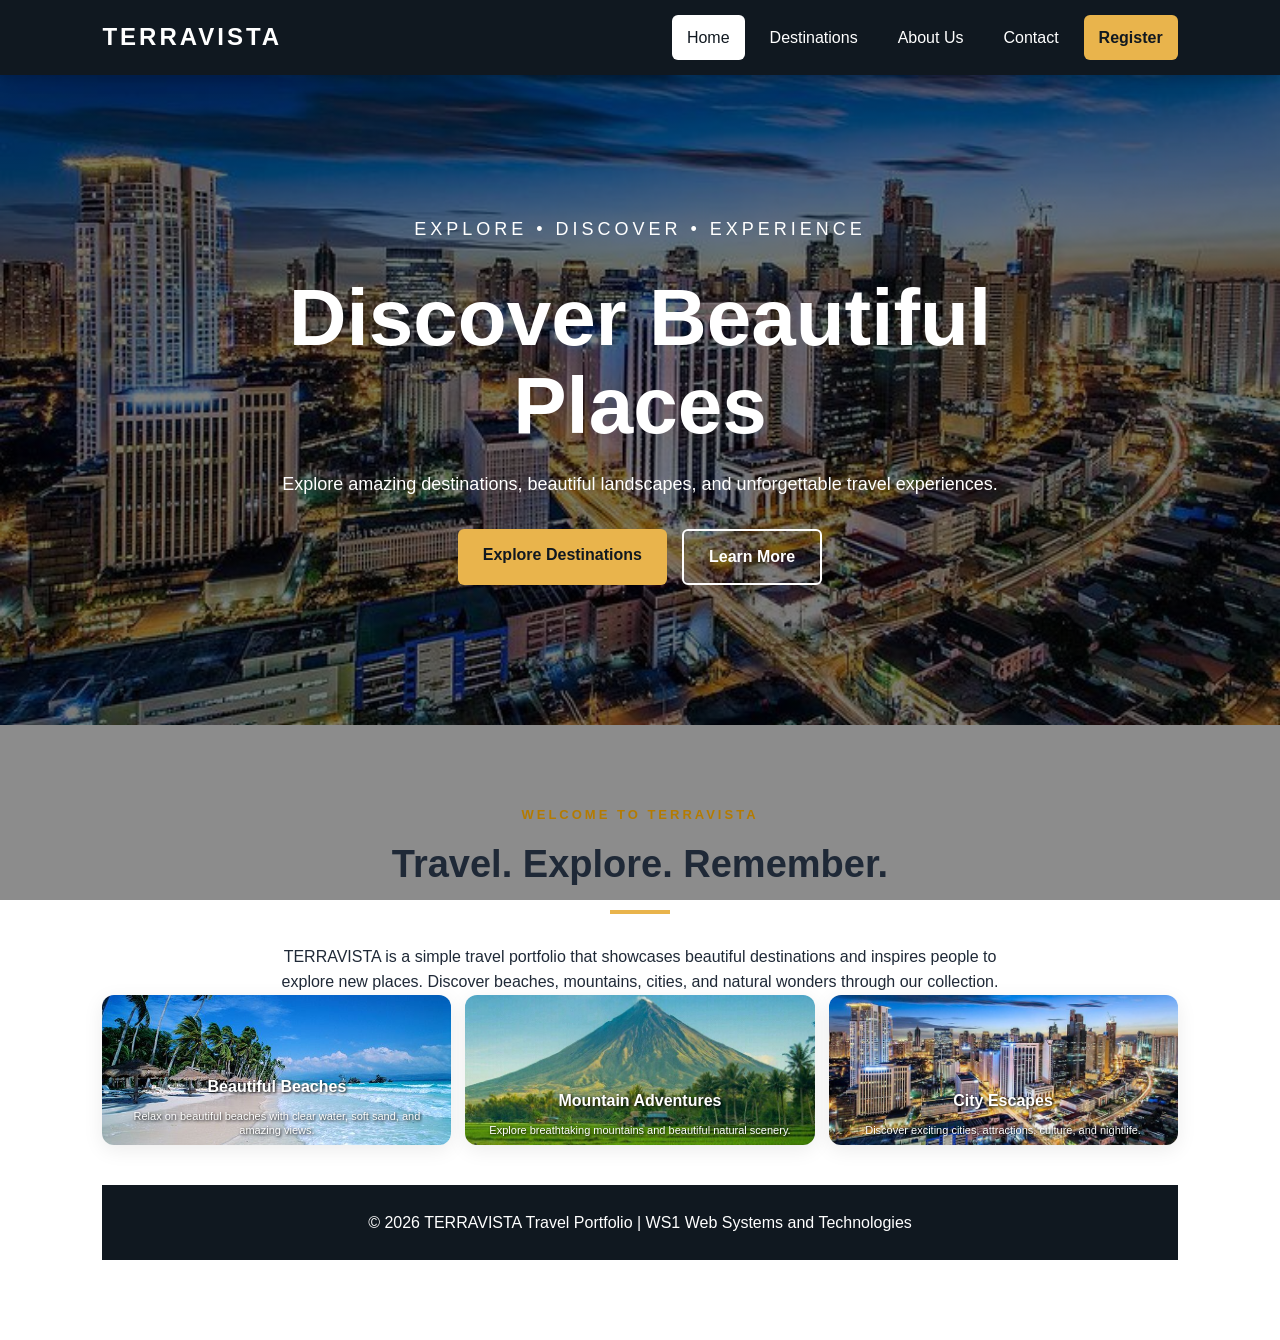
<file: index.html>
<!DOCTYPE html>
<html lang="en">

<head>
    <meta charset="UTF-8">
    <meta name="viewport" content="width=device-width, initial-scale=1.0">

    <script src="script.js"></script>

    <title>Wanderlust | Travel & Destinations</title>

    <link rel="stylesheet" href="style.css">

    <script>
        function welcomeMessage() {
            alert("Welcome to WS1 – Web Systems and Technologies. This course covers various web design concepts and techniques that will allow students to design, build and create effective, interactive, and dynamic web applications programs.");
        }
    </script>
</head>

<body onload="welcomeMessage()">

</body>
    <header class="site-header">

        <nav class="navbar">

            <div class="logo">
                TERRAVISTA
            </div>

            <div class="nav-links">
                <a href="index.html" class="active">Home</a>
                <a href="portfolio.html">Destinations</a>
                <a href="about.html">About Us</a>
                <a href="contact.html">Contact</a>
                <a href="register.html" class="nav-button">Register</a>
            </div>

        </nav>

        <div class="hero">

            <div class="hero-content">

                <p class="small-title">EXPLORE • DISCOVER • EXPERIENCE</p>

                <h1>Discover Beautiful Places</h1>

                <p>
                    Explore amazing destinations, beautiful landscapes,
                    and unforgettable travel experiences.
                </p>

                <div class="hero-buttons">
                    <a href="portfolio.html" class="button primary">
                        Explore Destinations
                    </a>

                    <a href="about.html" class="button secondary">
                        Learn More
                    </a>
                </div>

            </div>

        </div>

    </header>


    <main>

        <section class="welcome-section">

            <div class="section-title">
                <p>WELCOME TO TERRAVISTA</p>

                <h2>Travel. Explore. Remember.</h2>

                <div class="title-line"></div>
            </div>

            <p class="intro-text">
                TERRAVISTA is a simple travel portfolio that showcases
                beautiful destinations and inspires people to explore
                new places. Discover beaches, mountains, cities, and
                natural wonders through our collection.
            </p>

   <div class="features">

    <div class="feature-card">
        <img src="beach.jpg" alt="Beautiful Beaches">
        <div class="feature-content">
            <h3>Beautiful Beaches</h3>
            <p>Relax on beautiful beaches with clear water, soft sand, and amazing views.</p>
        </div>
    </div>

    <div class="feature-card">
        <img src="mayon.jpg" alt="Mountain Adventures">
        <div class="feature-content">
            <h3>Mountain Adventures</h3>
            <p>Explore breathtaking mountains and beautiful natural scenery.</p>
        </div>
    </div>

    <div class="feature-card">
        <img src="city.jpg" alt="City Escapes">
        <div class="feature-content">
            <h3>City Escapes</h3>
            <p>Discover exciting cities, attractions, culture, and nightlife.</p>
        </div>
    </div>

</div>

</div>
    <footer>
        <p>© 2026 TERRAVISTA Travel Portfolio | WS1 Web Systems and Technologies</p>
    </footer>

</body>
</html>
</file>
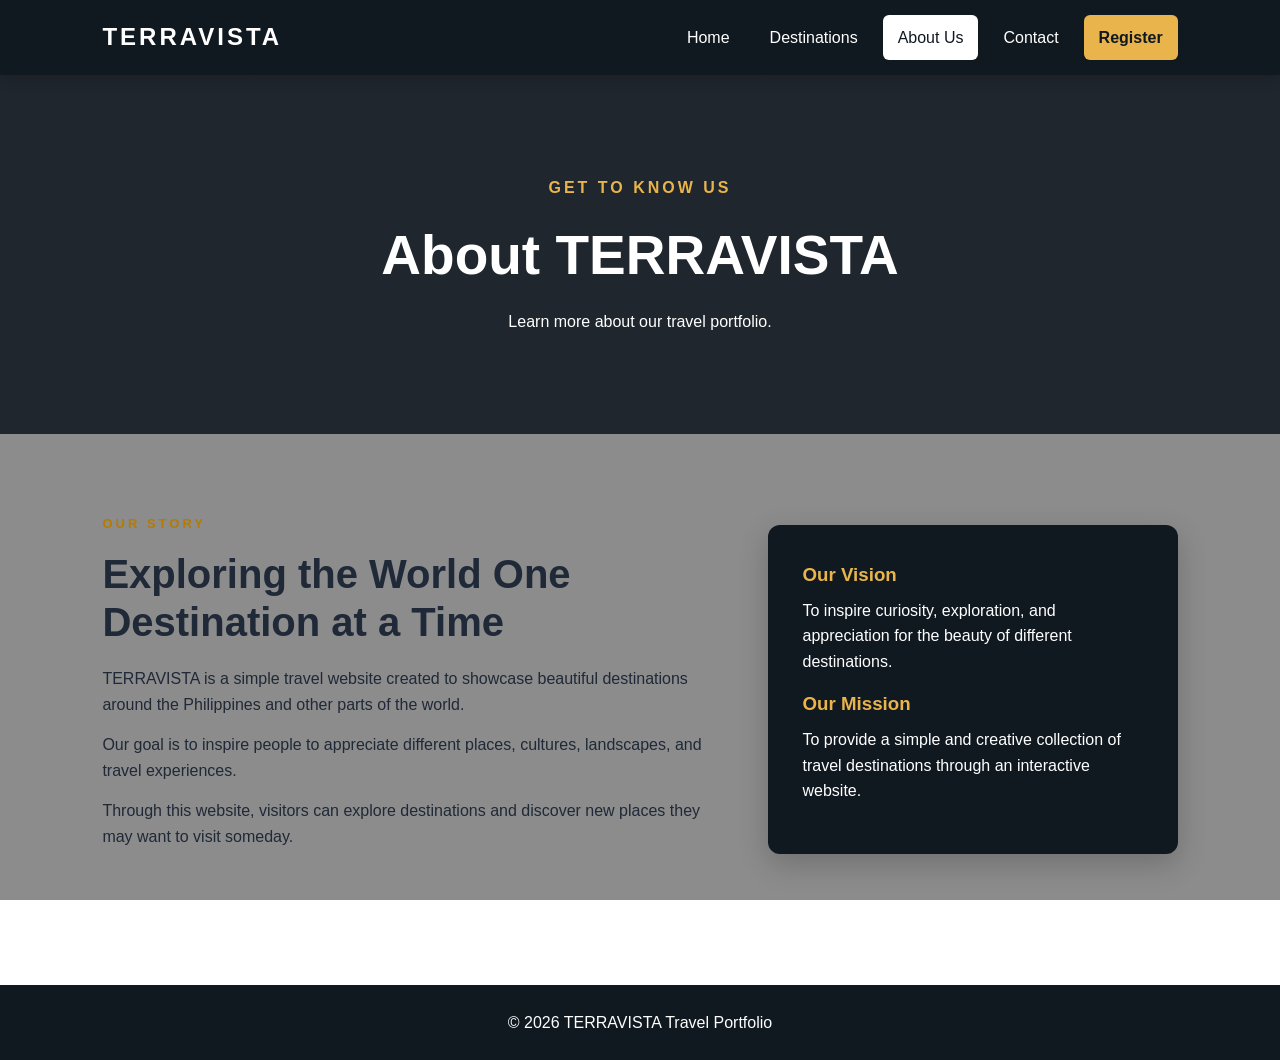
<file: about.html>
<!DOCTYPE html>
<html lang="en">

<head>
    <meta charset="UTF-8">
    <meta name="viewport" content="width=device-width, initial-scale=1.0">

    <title>TERRAVISTA | About Us</title>

    <link rel="stylesheet" href="style.css">
</head>

<body>

    <nav class="navbar">

        <div class="logo">TERRAVISTA</div>

        <div class="nav-links">
            <a href="index.html">Home</a>
            <a href="portfolio.html">Destinations</a>
            <a href="about.html" class="active">About Us</a>
            <a href="contact.html">Contact</a>
            <a href="register.html" class="nav-button">Register</a>
        </div>

    </nav>


    <main>

        <section class="page-banner">

            <p>GET TO KNOW US</p>

            <h1>About TERRAVISTA</h1>

            <p>
                Learn more about our travel portfolio.
            </p>

        </section>


        <section class="about-section">

            <div class="about-content">

                <div>

                    <p class="section-label">OUR STORY</p>

                    <h2>Exploring the World One Destination at a Time</h2>

                    <p>
                        TERRAVISTA is a simple travel website created
                        to showcase beautiful destinations around the
                        Philippines and other parts of the world.
                    </p>

                    <p>
                        Our goal is to inspire people to appreciate
                        different places, cultures, landscapes, and
                        travel experiences.
                    </p>

                    <p>
                        Through this website, visitors can explore
                        destinations and discover new places they may
                        want to visit someday.
                    </p>

                </div>


                <div class="about-box">

                    <h3>Our Vision</h3>

                    <p>
                        To inspire curiosity, exploration, and
                        appreciation for the beauty of different
                        destinations.
                    </p>

                    <h3>Our Mission</h3>

                    <p>
                        To provide a simple and creative collection
                        of travel destinations through an interactive
                        website.
                    </p>

                </div>

            </div>

        </section>

    </main>


    <footer>
        <p>© 2026 TERRAVISTA Travel Portfolio</p>
    </footer>

</body>
</html>
</file>
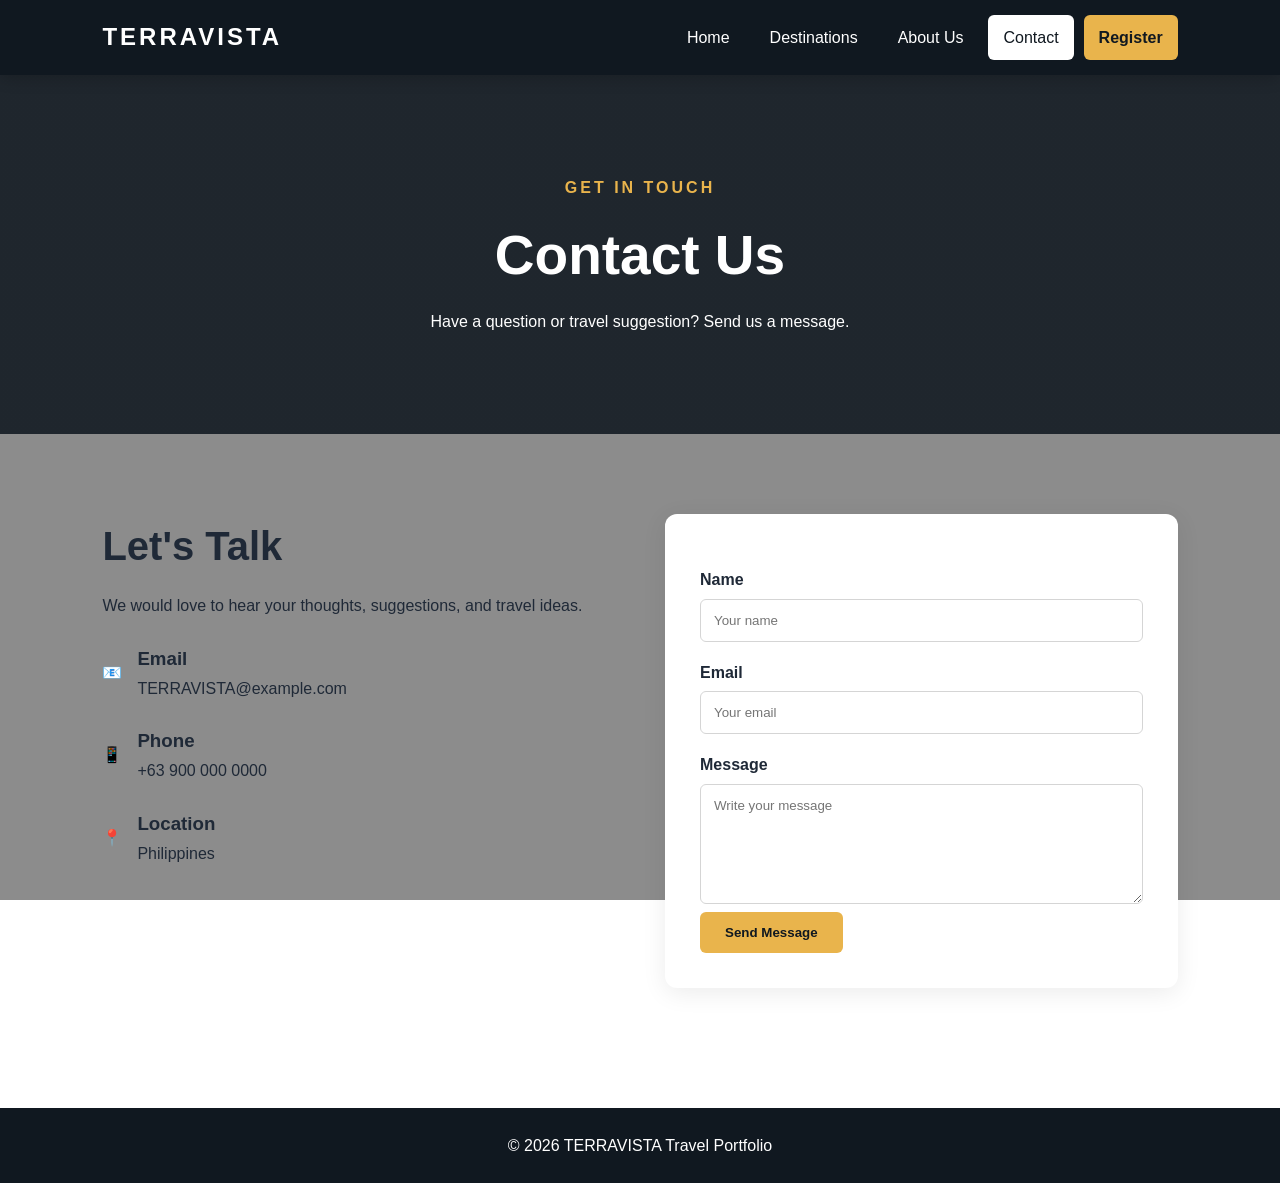
<file: contact.html>
<!DOCTYPE html>
<html lang="en">

<head>
    <meta charset="UTF-8">
    <meta name="viewport" content="width=device-width, initial-scale=1.0">

    <title>TERRAVISTA | Contact Us</title>

    <link rel="stylesheet" href="style.css">
</head>

<body>

    <nav class="navbar">

        <div class="logo">TERRAVISTA</div>

        <div class="nav-links">
            <a href="index.html">Home</a>
            <a href="portfolio.html">Destinations</a>
            <a href="about.html">About Us</a>
            <a href="contact.html" class="active">Contact</a>
            <a href="register.html" class="nav-button">Register</a>
        </div>

    </nav>


    <main>

        <section class="page-banner">

            <p>GET IN TOUCH</p>

            <h1>Contact Us</h1>

            <p>
                Have a question or travel suggestion?
                Send us a message.
            </p>

        </section>


        <section class="contact-section">

            <div class="contact-container">

                <div class="contact-info">

                    <h2>Let's Talk</h2>

                    <p>
                        We would love to hear your thoughts,
                        suggestions, and travel ideas.
                    </p>

                    <div class="contact-item">
                        📧
                        <div>
                            <h3>Email</h3>
                            <p>TERRAVISTA@example.com</p>
                        </div>
                    </div>

                    <div class="contact-item">
                        📱
                        <div>
                            <h3>Phone</h3>
                            <p>+63 900 000 0000</p>
                        </div>
                    </div>

                    <div class="contact-item">
                        📍
                        <div>
                            <h3>Location</h3>
                            <p>Philippines</p>
                        </div>
                    </div>

                </div>


                <form class="contact-form">

                    <label>Name</label>
                    <input type="text" placeholder="Your name">

                    <label>Email</label>
                    <input type="email" placeholder="Your email">

                    <label>Message</label>
                    <textarea placeholder="Write your message"></textarea>

                    <button type="submit" class="button primary">
                        Send Message
                    </button>

                </form>

            </div>

        </section>

    </main>


    <footer>
        <p>© 2026 TERRAVISTA Travel Portfolio</p>
    </footer>

</body>
</html>
</file>
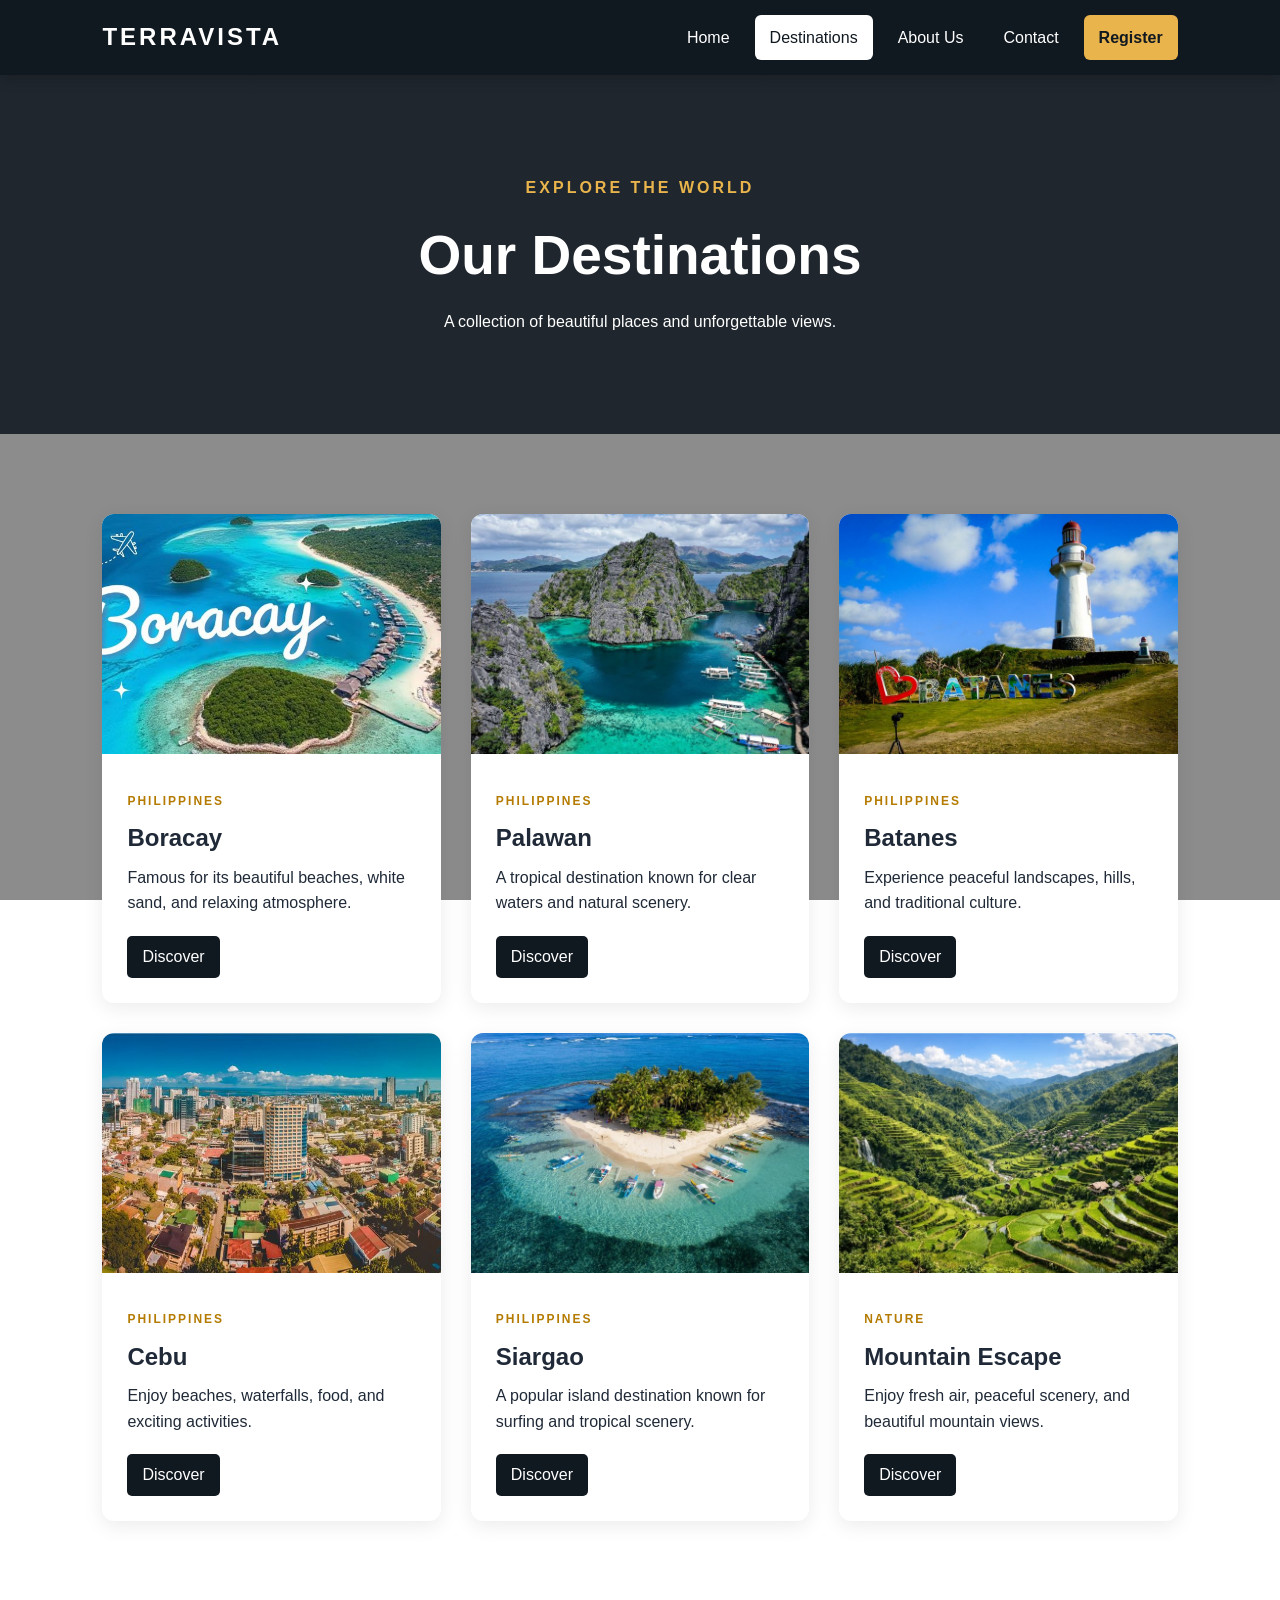
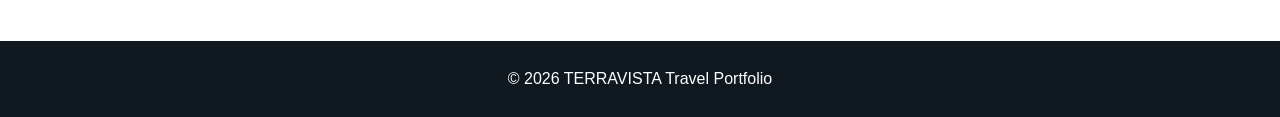
<file: portfolio.html>
<!DOCTYPE html>
<html lang="en">

<head>
    <meta charset="UTF-8">
    <meta name="viewport" content="width=device-width, initial-scale=1.0">

    <title>TERRAVISTA | Destinations</title>

    <link rel="stylesheet" href="style.css">
</head>

<body>

    <nav class="navbar">

        <div class="logo">
            TERRAVISTA
        </div>

        <div class="nav-links">
            <a href="index.html">Home</a>
            <a href="portfolio.html" class="active">Destinations</a>
            <a href="about.html">About Us</a>
            <a href="contact.html">Contact</a>
            <a href="register.html" class="nav-button">Register</a>
        </div>

    </nav>


    <main>

        <section class="page-banner">

            <p>EXPLORE THE WORLD</p>

            <h1>Our Destinations</h1>

            <p>
                A collection of beautiful places and unforgettable views.
            </p>

        </section>


        <section class="gallery-section">

            <div class="gallery">

                <div class="destination-card">

                    <img src="boracay.jpg" alt="Boracay Beach">

                    <div class="card-content">
                        <span>PHILIPPINES</span>
                        <h2>Boracay</h2>
                        <p>
                            Famous for its beautiful beaches,
                            white sand, and relaxing atmosphere.
                        </p>

                        <a href="contact.html" class="small-button">
                            Discover
                        </a>
                    </div>

                </div>


                <div class="destination-card">

                    <img src="palawan.jpg" alt="Palawan">

                    <div class="card-content">
                        <span>PHILIPPINES</span>
                        <h2>Palawan</h2>
                        <p>
                            A tropical destination known for
                            clear waters and natural scenery.
                        </p>

                        <a href="contact.html" class="small-button">
                            Discover
                        </a>
                    </div>

                </div>


                <div class="destination-card">

                    <img src="batanes.jpg" alt="Batanes">

                    <div class="card-content">
                        <span>PHILIPPINES</span>
                        <h2>Batanes</h2>
                        <p>
                            Experience peaceful landscapes,
                            hills, and traditional culture.
                        </p>

                        <a href="contact.html" class="small-button">
                            Discover
                        </a>
                    </div>

                </div>


                <div class="destination-card">

                    <img src="cebu.jpg" alt="Cebu">

                    <div class="card-content">
                        <span>PHILIPPINES</span>
                        <h2>Cebu</h2>
                        <p>
                            Enjoy beaches, waterfalls,
                            food, and exciting activities.
                        </p>

                        <a href="contact.html" class="small-button">
                            Discover
                        </a>
                    </div>

                </div>


                <div class="destination-card">

                    <img src="siargao.jpg" alt="Siargao">

                    <div class="card-content">
                        <span>PHILIPPINES</span>
                        <h2>Siargao</h2>
                        <p>
                            A popular island destination known
                            for surfing and tropical scenery.
                        </p>

                        <a href="contact.html" class="small-button">
                            Discover
                        </a>
                    </div>

                </div>


                <div class="destination-card">

                    <img src="mountain.jpg" alt="Mountain Landscape">

                    <div class="card-content">
                        <span>NATURE</span>
                        <h2>Mountain Escape</h2>
                        <p>
                            Enjoy fresh air, peaceful scenery,
                            and beautiful mountain views.
                        </p>

                        <a href="contact.html" class="small-button">
                            Discover
                        </a>
                    </div>

                </div>

            </div>

        </section>

    </main>


    <footer>
        <p>© 2026 TERRAVISTA Travel Portfolio</p>
    </footer>

</body>
</html>
</file>
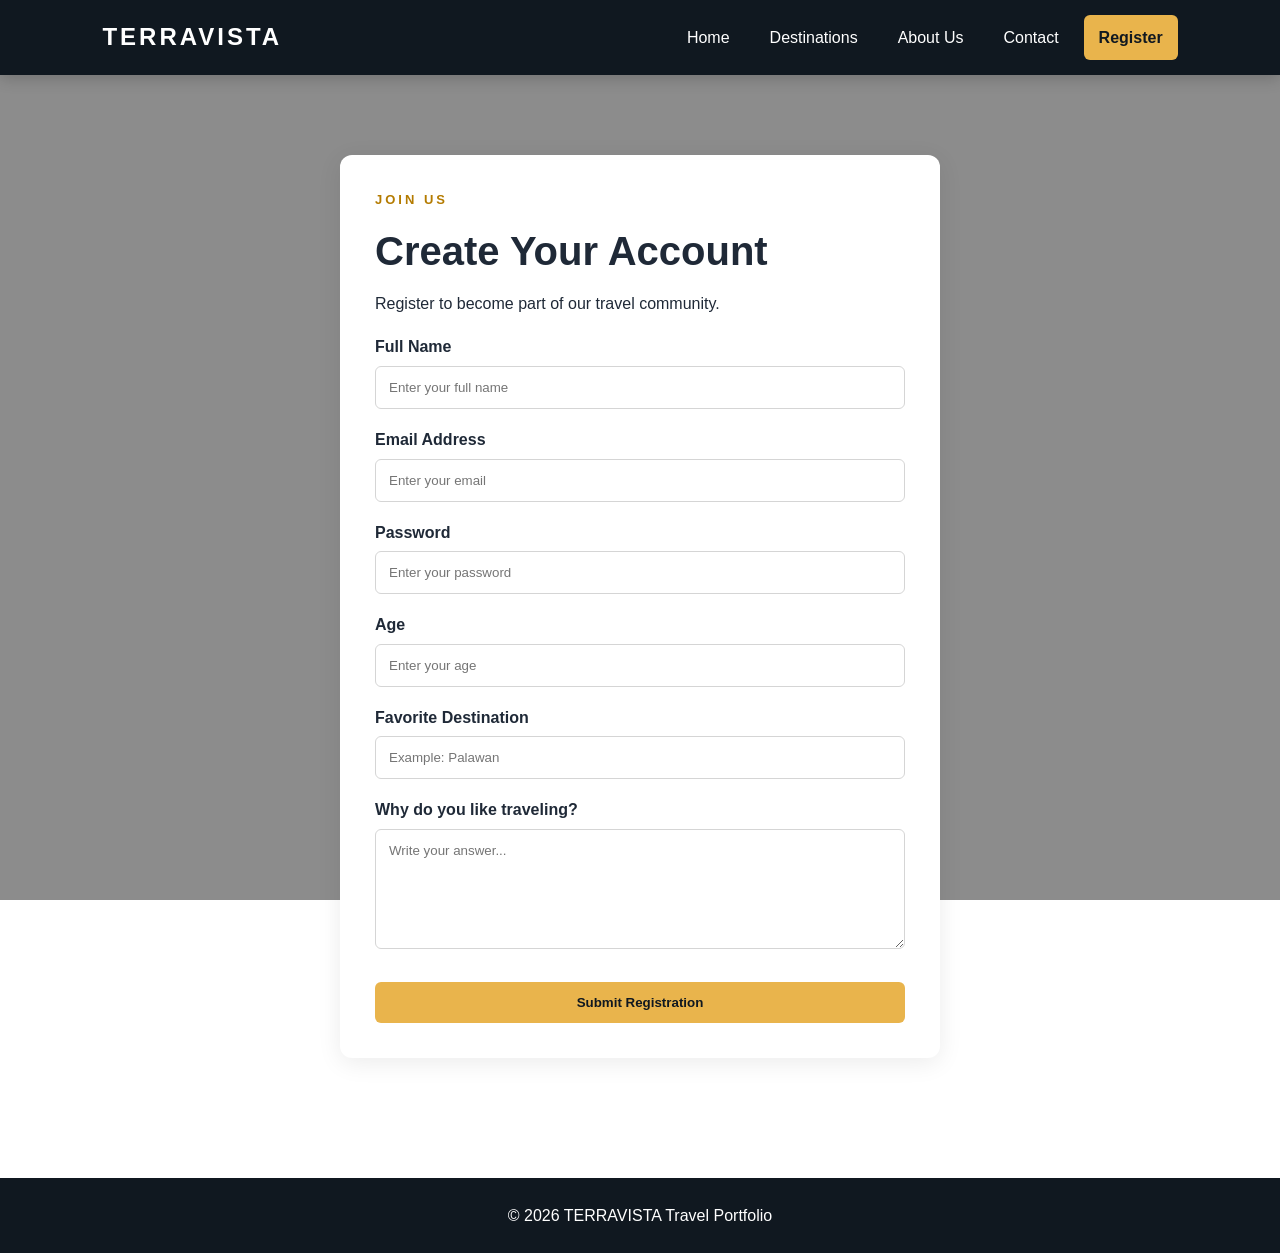
<file: register.html>
<!DOCTYPE html>
<html lang="en">

<head>
    <meta charset="UTF-8">
    <meta name="viewport" content="width=device-width, initial-scale=1.0">

    <title>TERRAVISTA | Registration</title>

    <link rel="stylesheet" href="style.css">
</head>

<body>

    <nav class="navbar">

        <div class="logo">TERRAVISTA</div>

        <div class="nav-links">
            <a href="index.html">Home</a>
            <a href="portfolio.html">Destinations</a>
            <a href="about.html">About Us</a>
            <a href="contact.html">Contact</a>
            <a href="register.html" class="nav-button active-button">
                Register
            </a>
        </div>

    </nav>


    <main>

        <section class="form-section">

            <div class="form-box">

                <p class="section-label">JOIN US</p>

                <h1>Create Your Account</h1>

                <p>
                    Register to become part of our travel community.
                </p>


                <form action="thankyou.html">

                    <label for="name">Full Name</label>

                    <input
                        type="text"
                        id="name"
                        name="name"
                        placeholder="Enter your full name"
                        required
                    >


                    <label for="email">Email Address</label>

                    <input
                        type="email"
                        id="email"
                        name="email"
                        placeholder="Enter your email"
                        required
                    >


                    <label for="password">Password</label>

                    <input
                        type="password"
                        id="password"
                        name="password"
                        placeholder="Enter your password"
                        required
                    >


                    <label for="age">Age</label>

                    <input
                        type="number"
                        id="age"
                        name="age"
                        placeholder="Enter your age"
                    >


                    <label for="country">Favorite Destination</label>

                    <input
                        type="text"
                        id="country"
                        name="country"
                        placeholder="Example: Palawan"
                    >


                    <label for="message">Why do you like traveling?</label>

                    <textarea
                        id="message"
                        name="message"
                        placeholder="Write your answer..."
                    ></textarea>


                    <button type="submit" class="button primary full-button">
                        Submit Registration
                    </button>

                </form>

            </div>

        </section>

    </main>


    <footer>
        <p>© 2026 TERRAVISTA Travel Portfolio</p>
    </footer>

</body>
</html>
</file>
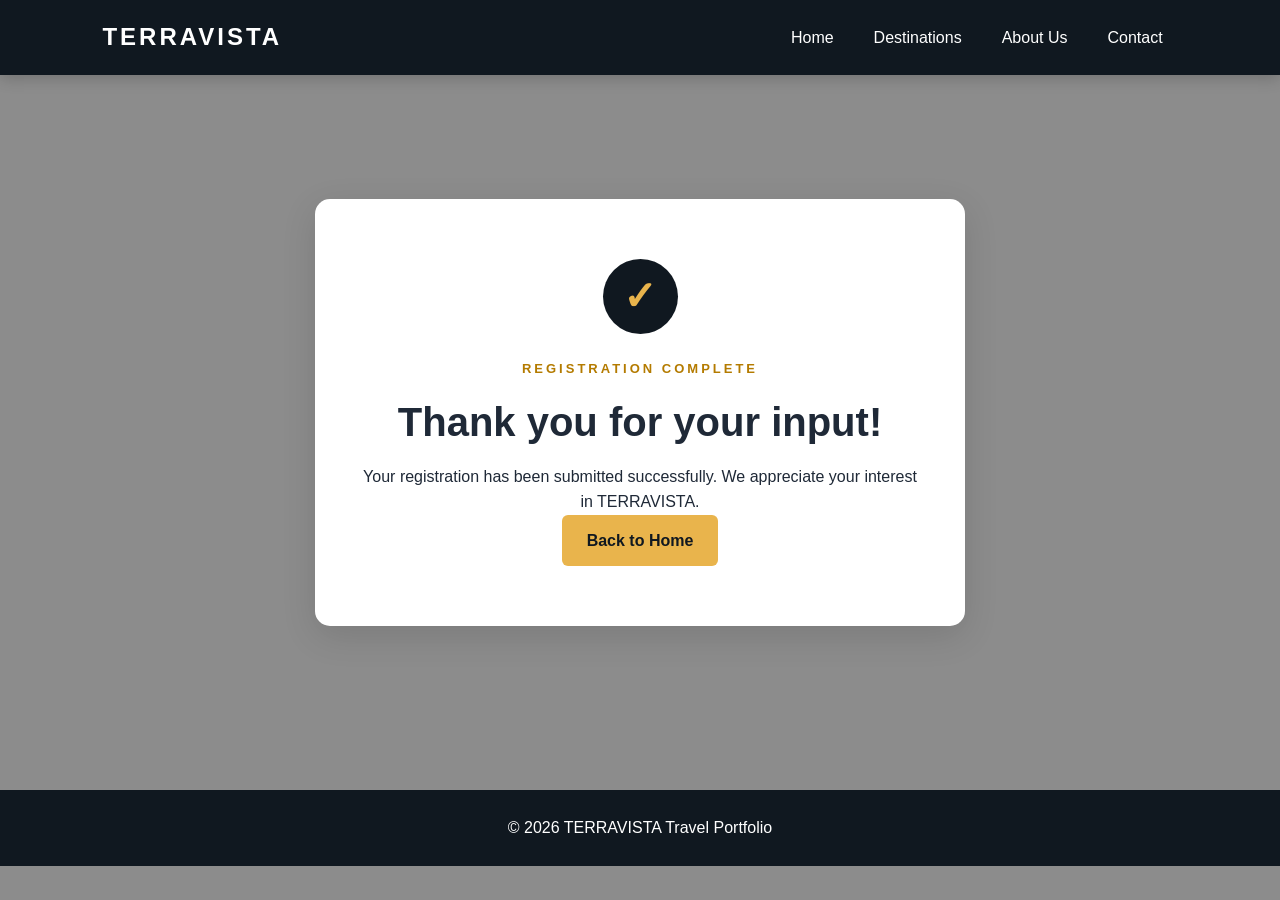
<file: thankyou.html>
<!DOCTYPE html>
<html lang="en">

<head>
    <meta charset="UTF-8">
    <meta name="viewport" content="width=device-width, initial-scale=1.0">

    <title>TERRAVISTA | Thank You</title>

    <link rel="stylesheet" href="style.css">
</head>

<body>

    <nav class="navbar">

        <div class="logo">TERRAVISTA</div>

        <div class="nav-links">
            <a href="index.html">Home</a>
            <a href="portfolio.html">Destinations</a>
            <a href="about.html">About Us</a>
            <a href="contact.html">Contact</a>
        </div>

    </nav>


    <main>

        <section class="thankyou-section">

            <div class="thankyou-box">

                <div class="check-icon">
                    ✓
                </div>

                <p class="section-label">REGISTRATION COMPLETE</p>

                <h1>Thank you for your input!</h1>

                <p>
                    Your registration has been submitted successfully.
                    We appreciate your interest in TERRAVISTA.
                </p>

                <a href="index.html" class="button primary">
                    Back to Home
                </a>

            </div>

        </section>

    </main>


    <footer>
        <p>© 2026 TERRAVISTA Travel Portfolio</p>
    </footer>

</body>
</html>
</file>
<file: style.css>
* {
    margin: 0;
    padding: 0;
    box-sizing: border-box;
}

html {
    scroll-behavior: smooth;
}

body {
    font-family: Arial, Helvetica, sans-serif;
    color: #1f2937;
    line-height: 1.6;

    background:
        linear-gradient(
            rgba(0, 0, 0, 0.45),
            rgba(0, 0, 0, 0.45)
        ),
        url("");

    background-size: cover;
    background-position: center;
    background-attachment: fixed;
}

.features {
    display: grid;
    grid-template-columns: repeat(3, 1fr);
    gap: 14px;
}

.feature-card {
    position: relative;
    height: 150px;
    border-radius: 12px;
    overflow: hidden;
    padding: 0 !important;
    margin: 0;
    background: none;
}

.feature-card img {
    position: absolute;
    top: 0;
    left: 0;
    width: 100%;
    height: 100%;
    object-fit: cover;
    display: block;
}

.feature-content {
    position: absolute;
    left: 0;
    bottom: 7px;
    width: 100%;
    padding: 0 12px;
    box-sizing: border-box;
    text-align: center;
    z-index: 2;
}

.feature-content h3 {
    margin: 0 0 8px;
    font-size: 16px;
    color: white;
    text-shadow: 1px 1px 3px black;
}

.feature-content p {
    margin: 0;
    font-size: 11px;
    line-height: 1.3;
    color: white;
    text-shadow: 1px 1px 3px black;
}

.feature-card:hover {
    transform: translateY(-4px);
    transition: 0.3s ease;
}
/* =========================
   NAVIGATION
========================= */

.navbar {
    min-height: 75px;
    background: #101820;
    display: flex;
    align-items: center;
    justify-content: space-between;
    padding: 0 8%;
    position: sticky;
    top: 0;
    z-index: 1000;
    box-shadow: 0 3px 15px rgba(0, 0, 0, 0.2);
}

.logo {
    color: white;
    font-size: 24px;
    font-weight: bold;
    letter-spacing: 3px;
}

.nav-links {
    display: flex;
    align-items: center;
    gap: 10px;
}

.nav-links a {
    color: white;
    text-decoration: none;
    padding: 10px 15px;
    border-radius: 6px;
    transition: 0.3s;
}

.nav-links a:hover {
    background: #ffffff;
    color: #101820;
    transform: translateY(-3px);
}

.nav-links a.active {
    background: #ffffff;
    color: #101820;
}

.nav-links .nav-button {
    background: #e9b44c;
    color: #101820;
    font-weight: bold;
}

.nav-links .nav-button:hover {
    background: #ffd166;
}


/* =========================
   HERO
========================= */

.hero {
    min-height: 650px;

    background:
        linear-gradient(
            rgba(0, 0, 0, 0.5),
            rgba(0, 0, 0, 0.5)
        ),
        url("city.jpg");

    background-size: cover;
    background-position: center;

    display: flex;
    align-items: center;
    justify-content: center;

    text-align: center;
    color: white;
}

.hero-content {
    max-width: 800px;
    padding: 30px;
    animation: fadeIn 1.2s ease;
}

.small-title {
    letter-spacing: 4px;
    font-size: 14px;
    margin-bottom: 15px;
}

.hero h1 {
    font-size: clamp(45px, 7vw, 80px);
    line-height: 1.1;
    margin-bottom: 20px;
}

.hero p {
    font-size: 18px;
    margin-bottom: 30px;
}


/* =========================
   BUTTONS
========================= */

.hero-buttons {
    display: flex;
    justify-content: center;
    gap: 15px;
    flex-wrap: wrap;
}

.button {
    display: inline-block;
    padding: 13px 25px;
    border-radius: 6px;
    text-decoration: none;
    font-weight: bold;
    border: none;
    cursor: pointer;
    transition: 0.3s;
}

.button:hover {
    transform: translateY(-5px);
    box-shadow: 0 10px 20px rgba(0, 0, 0, 0.2);
}

.primary {
    background: #e9b44c;
    color: #101820;
}

.primary:hover {
    background: #ffd166;
}

.secondary {
    border: 2px solid white;
    color: white;
}

.secondary:hover {
    background: white;
    color: #101820;
}

.small-button {
    display: inline-block;
    background: #101820;
    color: white;
    padding: 8px 15px;
    text-decoration: none;
    border-radius: 5px;
    transition: 0.3s;
}

.small-button:hover {
    background: #e9b44c;
    color: #101820;
    transform: translateX(5px);
}


/* =========================
   GENERAL SECTIONS
========================= */

.welcome-section,
.gallery-section,
.about-section,
.contact-section {
    padding: 80px 8%;
}

.section-title {
    text-align: center;
    margin-bottom: 30px;
}

.section-title p,
.section-label {
    color: #b47b00;
    font-size: 13px;
    font-weight: bold;
    letter-spacing: 3px;
}

.section-title h2 {
    font-size: 38px;
    margin-top: 8px;
}

.title-line {
    width: 60px;
    height: 4px;
    background: #e9b44c;
    margin: 15px auto;
}

.intro-text {
    max-width: 750px;
    margin: auto;
    text-align: center;
}


/* =========================
   FEATURE CARDS
========================= */

.feature-container {
    display: grid;
    grid-template-columns: repeat(3, 1fr);
    gap: 25px;
    margin-top: 50px;
}

.feature-card {
    background: white;
    padding: 35px;
    text-align: center;
    border-radius: 12px;
    box-shadow: 0 5px 20px rgba(0, 0, 0, 0.08);
    transition: 0.4s;
}

.feature-card:hover {
    transform: translateY(-10px);
    box-shadow: 0 15px 35px rgba(0, 0, 0, 0.15);
}

.feature-card span {
    font-size: 45px;
}

.feature-card h3 {
    margin: 15px 0 10px;
}


/* =========================
   PAGE BANNER
========================= */

.page-banner {
    padding: 100px 20px;
    text-align: center;
    color: white;

    background:
        linear-gradient(
            rgba(16, 24, 32, 0.88),
            rgba(16, 24, 32, 0.88)
        );
}

.page-banner p:first-child {
    color: #e9b44c;
    letter-spacing: 3px;
    font-weight: bold;
}

.page-banner h1 {
    font-size: 55px;
    margin: 10px 0;
}


/* =========================
   GALLERY
========================= */

.gallery {
    display: grid;
    grid-template-columns: repeat(3, 1fr);
    gap: 30px;
}

.destination-card {
    background: white;
    border-radius: 12px;
    overflow: hidden;
    box-shadow: 0 5px 20px rgba(0, 0, 0, 0.08);
    transition: 0.4s;
}

.destination-card:hover {
    transform: translateY(-10px);
    box-shadow: 0 15px 35px rgba(0, 0, 0, 0.18);
}

.destination-card img {
    width: 100%;
    height: 240px;
    object-fit: cover;
    transition: 0.5s;
}

.destination-card:hover img {
    transform: scale(1.08);
}

.card-content {
    padding: 25px;
}

.card-content span {
    color: #b47b00;
    font-size: 12px;
    font-weight: bold;
    letter-spacing: 2px;
}

.card-content h2 {
    margin: 7px 0;
}

.card-content p {
    margin-bottom: 20px;
}


/* =========================
   ABOUT
========================= */

.about-content {
    display: grid;
    grid-template-columns: 1.5fr 1fr;
    gap: 50px;
    align-items: center;
}

.about-content h2 {
    font-size: 40px;
    line-height: 1.2;
    margin: 10px 0 20px;
}

.about-content p {
    margin-bottom: 15px;
}

.about-box {
    background: #101820;
    color: white;
    padding: 35px;
    border-radius: 12px;
    box-shadow: 0 10px 30px rgba(0, 0, 0, 0.2);
    transition: 0.3s;
}

.about-box:hover {
    transform: translateY(-8px);
}

.about-box h3 {
    color: #e9b44c;
    margin-bottom: 8px;
}


/* =========================
   CONTACT
========================= */

.contact-container {
    display: grid;
    grid-template-columns: 1fr 1fr;
    gap: 50px;
}

.contact-info h2 {
    font-size: 40px;
    margin-bottom: 15px;
}

.contact-item {
    display: flex;
    gap: 15px;
    align-items: center;
    margin-top: 25px;
}

.contact-item h3 {
    margin-bottom: 2px;
}


/* =========================
   FORMS
========================= */

.contact-form,
.form-box {
    background: white;
    padding: 35px;
    border-radius: 12px;
    box-shadow: 0 5px 25px rgba(0, 0, 0, 0.08);
}

.form-section {
    padding: 80px 20px;
    display: flex;
    justify-content: center;
}

.form-box {
    width: 600px;
}

.form-box h1 {
    font-size: 40px;
    margin: 8px 0;
}

form label {
    display: block;
    font-weight: bold;
    margin-top: 18px;
    margin-bottom: 6px;
}

form input,
form textarea {
    width: 100%;
    padding: 13px;
    border: 1px solid #d5d5d5;
    border-radius: 6px;
    font-family: inherit;
    transition: 0.3s;
}

form textarea {
    min-height: 120px;
    resize: vertical;
}

form input:focus,
form textarea:focus {
    outline: none;
    border-color: #e9b44c;
    box-shadow: 0 0 0 3px rgba(233, 180, 76, 0.2);
}

.full-button {
    width: 100%;
    margin-top: 25px;
}


/* =========================
   THANK YOU
========================= */

.thankyou-section {
    min-height: 75vh;
    display: flex;
    align-items: center;
    justify-content: center;
    padding: 50px 20px;
}

.thankyou-box {
    background: white;
    max-width: 650px;
    padding: 60px 40px;
    text-align: center;
    border-radius: 15px;
    box-shadow: 0 10px 35px rgba(0, 0, 0, 0.12);
}

.check-icon {
    width: 75px;
    height: 75px;
    border-radius: 50%;
    background: #101820;
    color: #e9b44c;
    display: flex;
    justify-content: center;
    align-items: center;
    margin: 0 auto 25px;
    font-size: 40px;
    font-weight: bold;
}

.thankyou-box h1 {
    font-size: 40px;
    margin: 10px 0;
}


/* =========================
   FOOTER
========================= */

footer {
    background: #101820;
    color: white;
    text-align: center;
    padding: 25px;
    margin-top: 40px;
}


/* =========================
   ANIMATION
========================= */

@keyframes fadeIn {

    from {
        opacity: 0;
        transform: translateY(20px);
    }

    to {
        opacity: 1;
        transform: translateY(0);
    }
}


/* =========================
   RESPONSIVE
========================= */

@media (max-width: 900px) {

    .navbar {
        flex-direction: column;
        padding: 20px;
        gap: 15px;
    }

    .nav-links {
        flex-wrap: wrap;
        justify-content: center;
    }

    .feature-container,
    .gallery {
        grid-template-columns: 1fr 1fr;
    }

    .about-content,
    .contact-container {
        grid-template-columns: 1fr;
    }
}


@media (max-width: 600px) {

    .feature-container,
    .gallery {
        grid-template-columns: 1fr;
    }

    .hero {
        min-height: 550px;
    }

    .hero h1 {
        font-size: 45px;
    }

    .page-banner h1 {
        font-size: 40px;
    }
}
</file>
